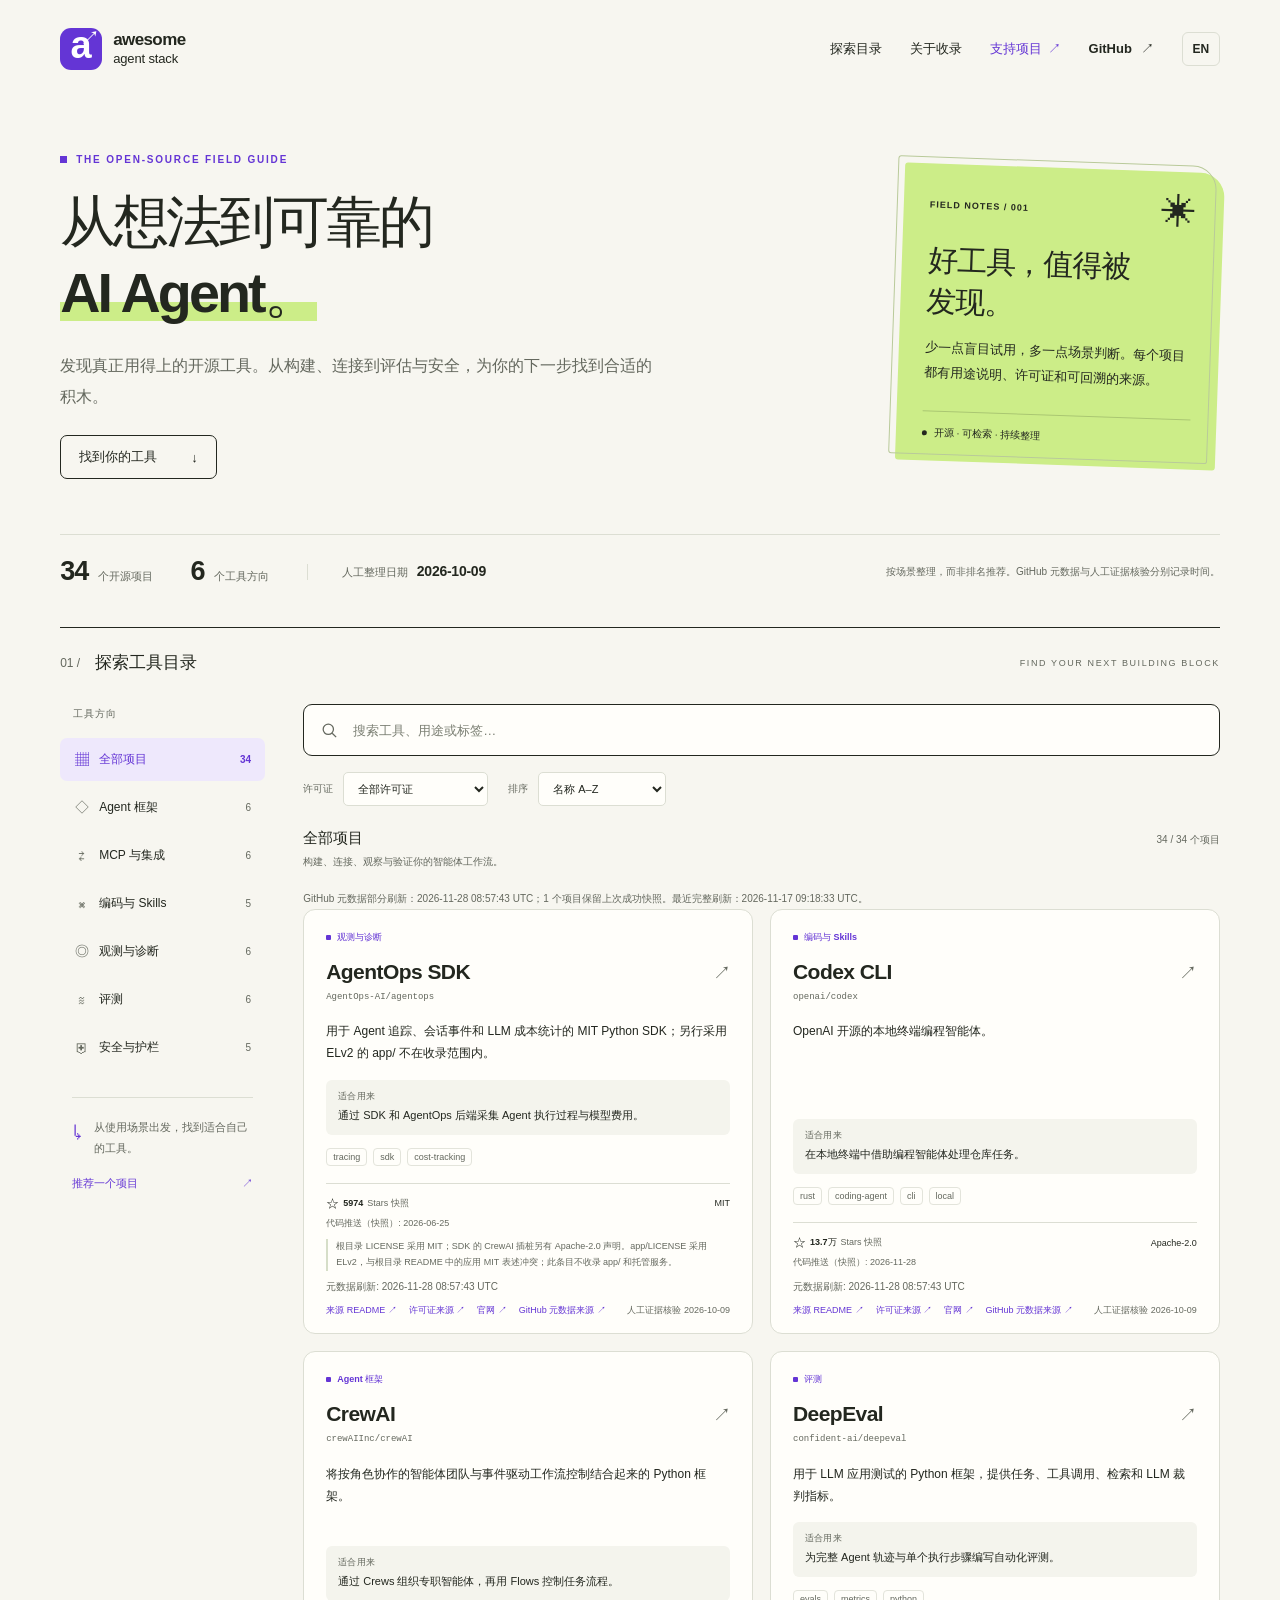
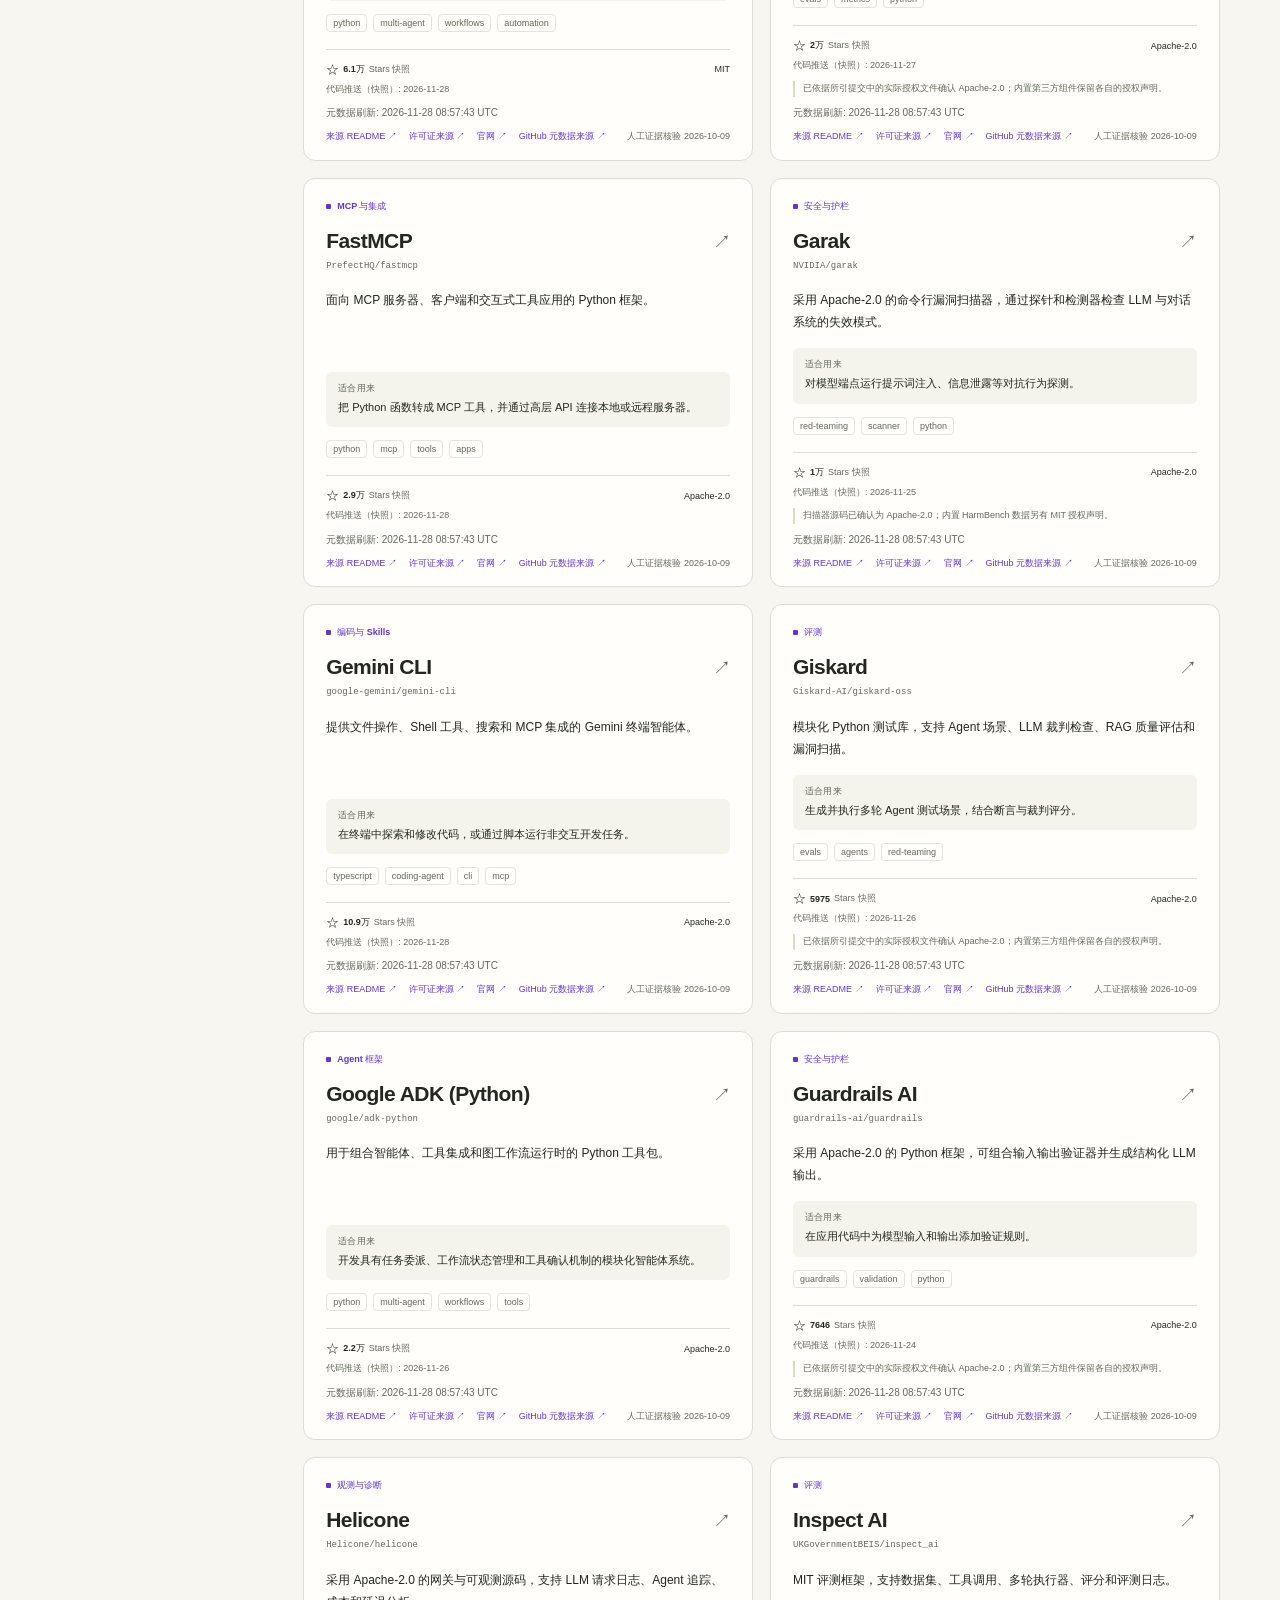
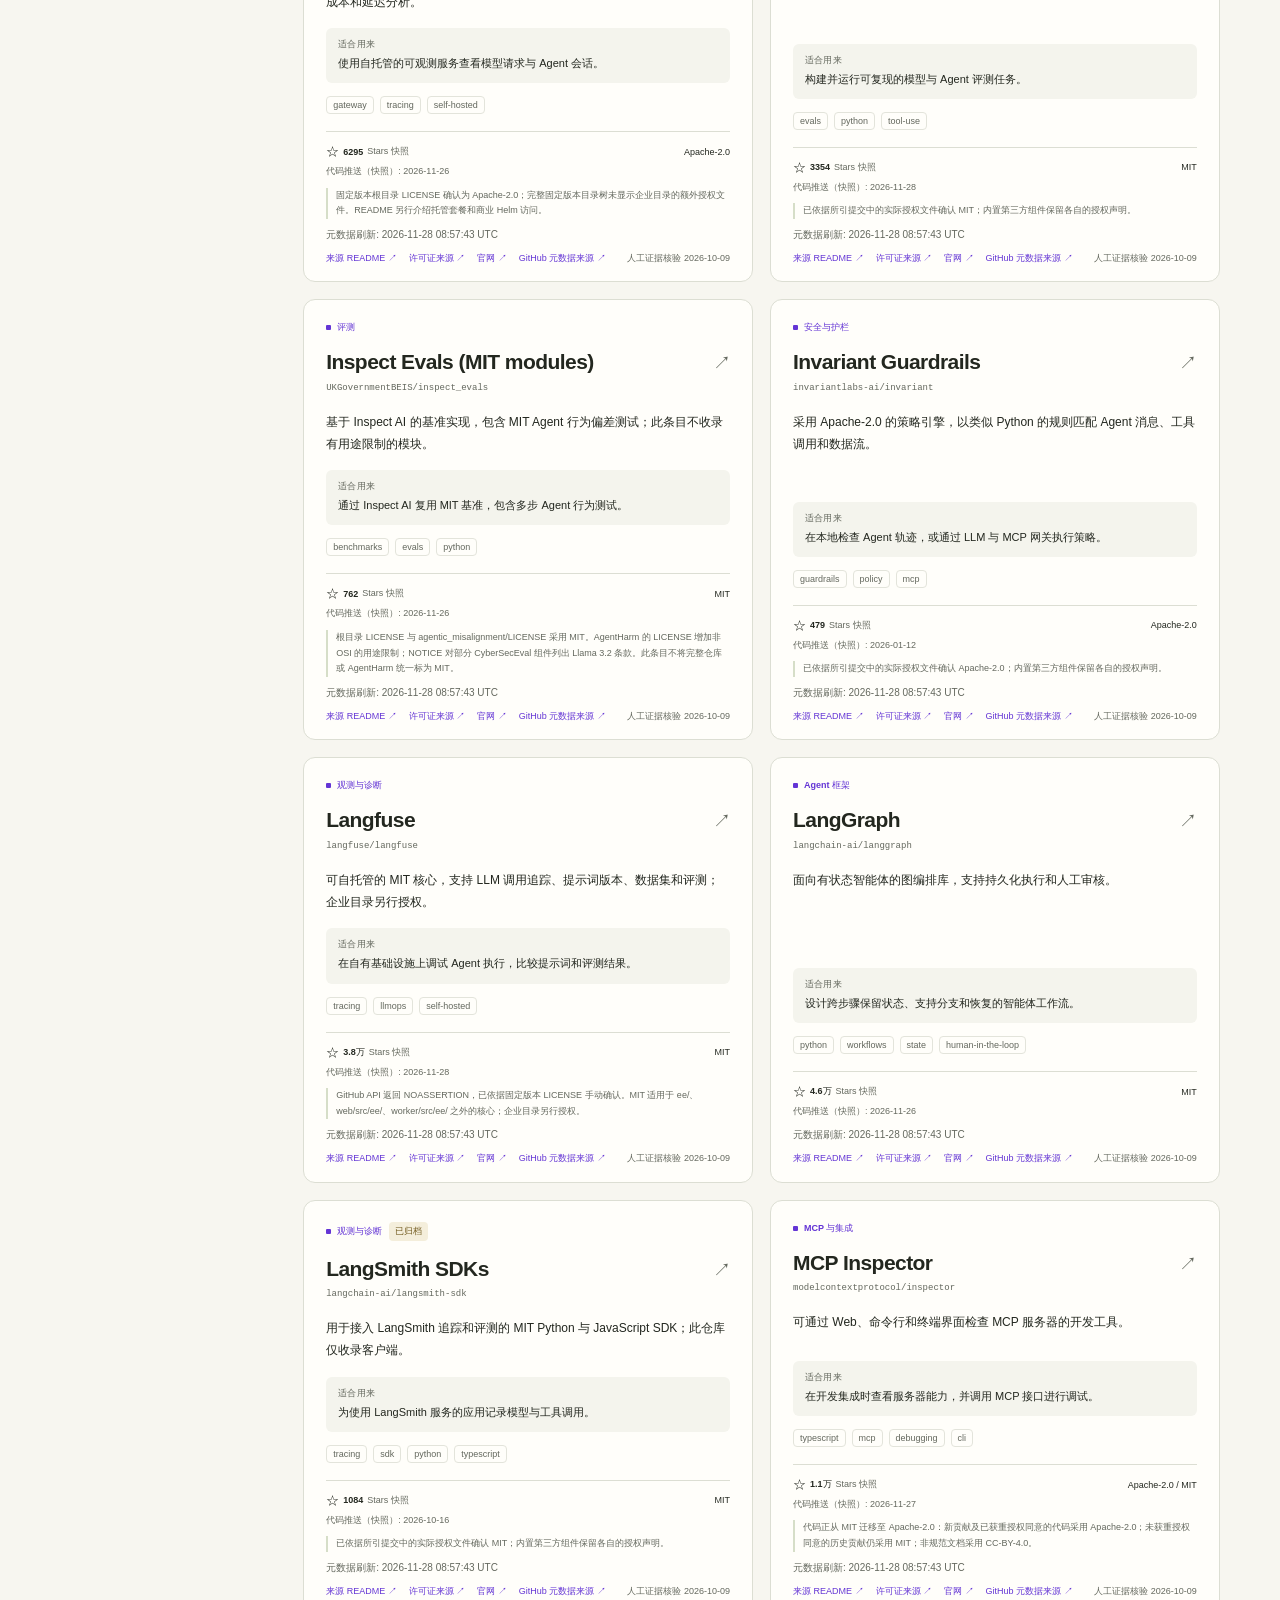
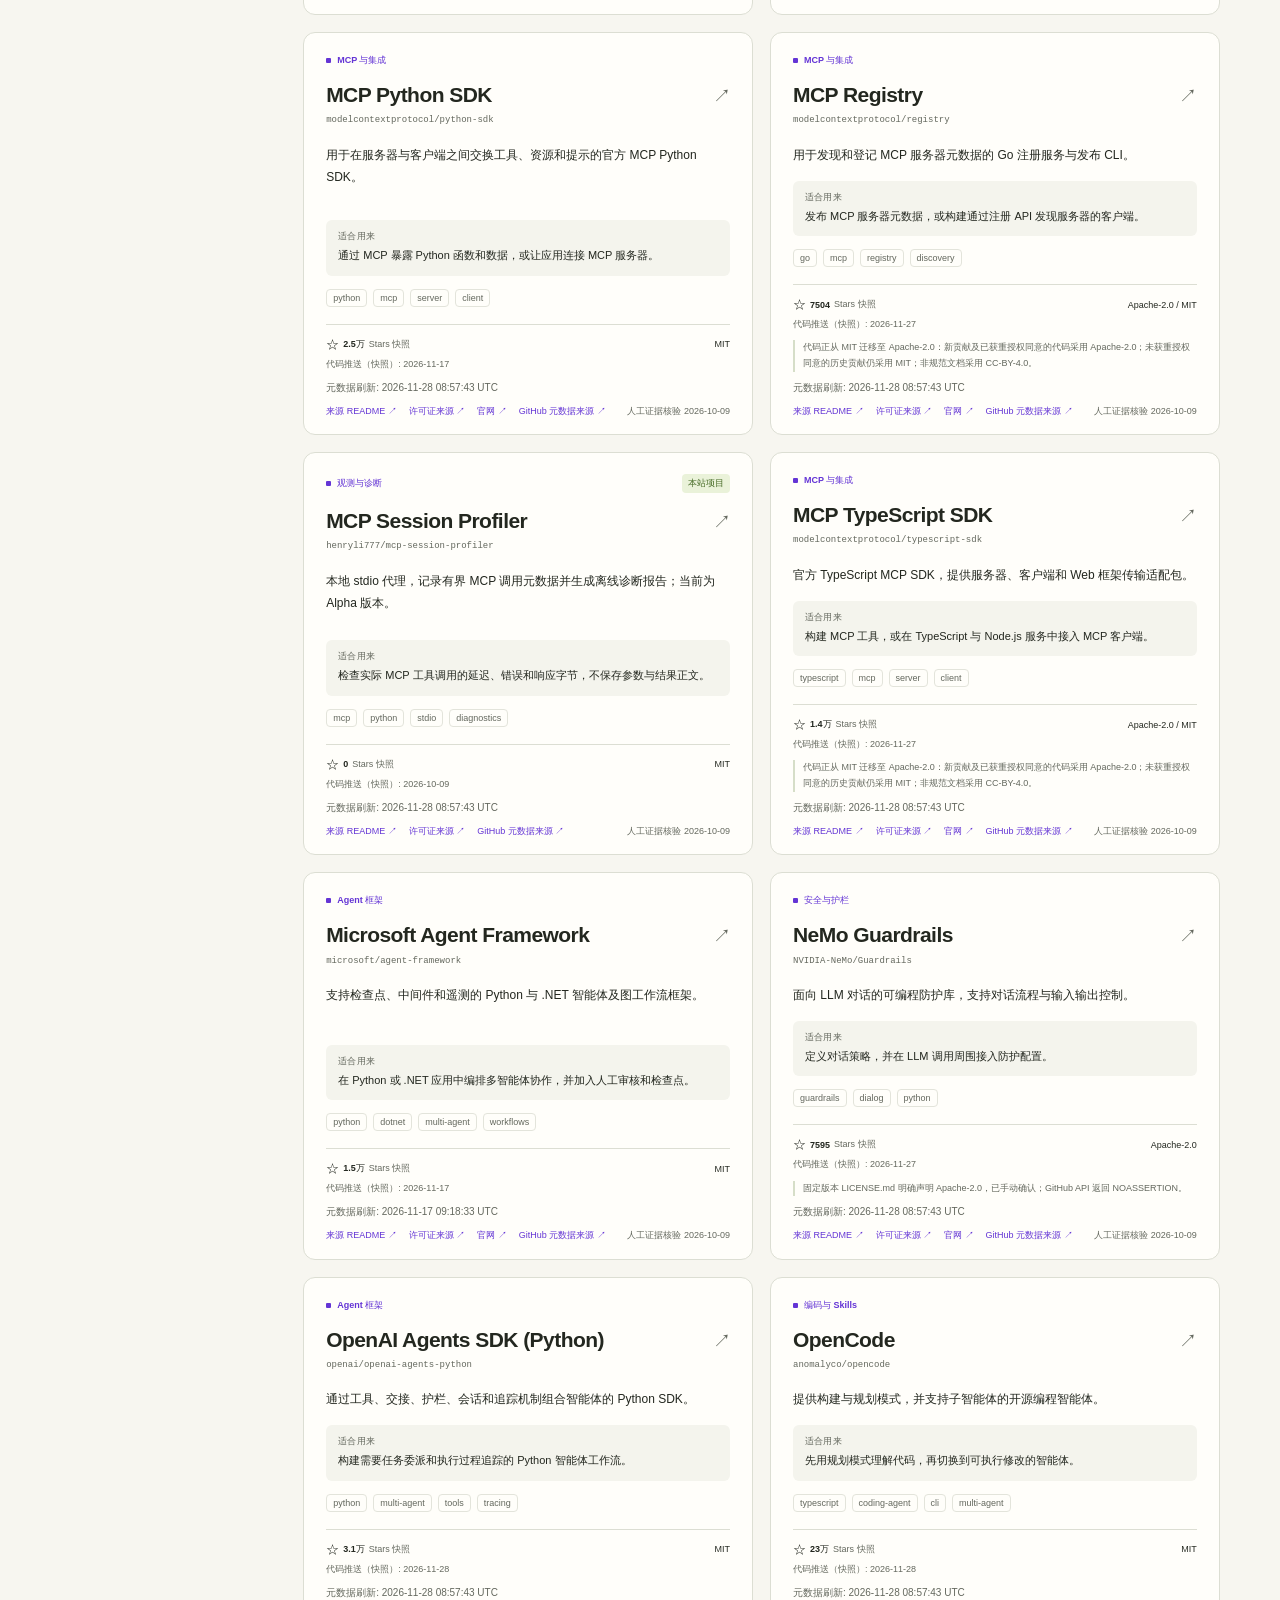
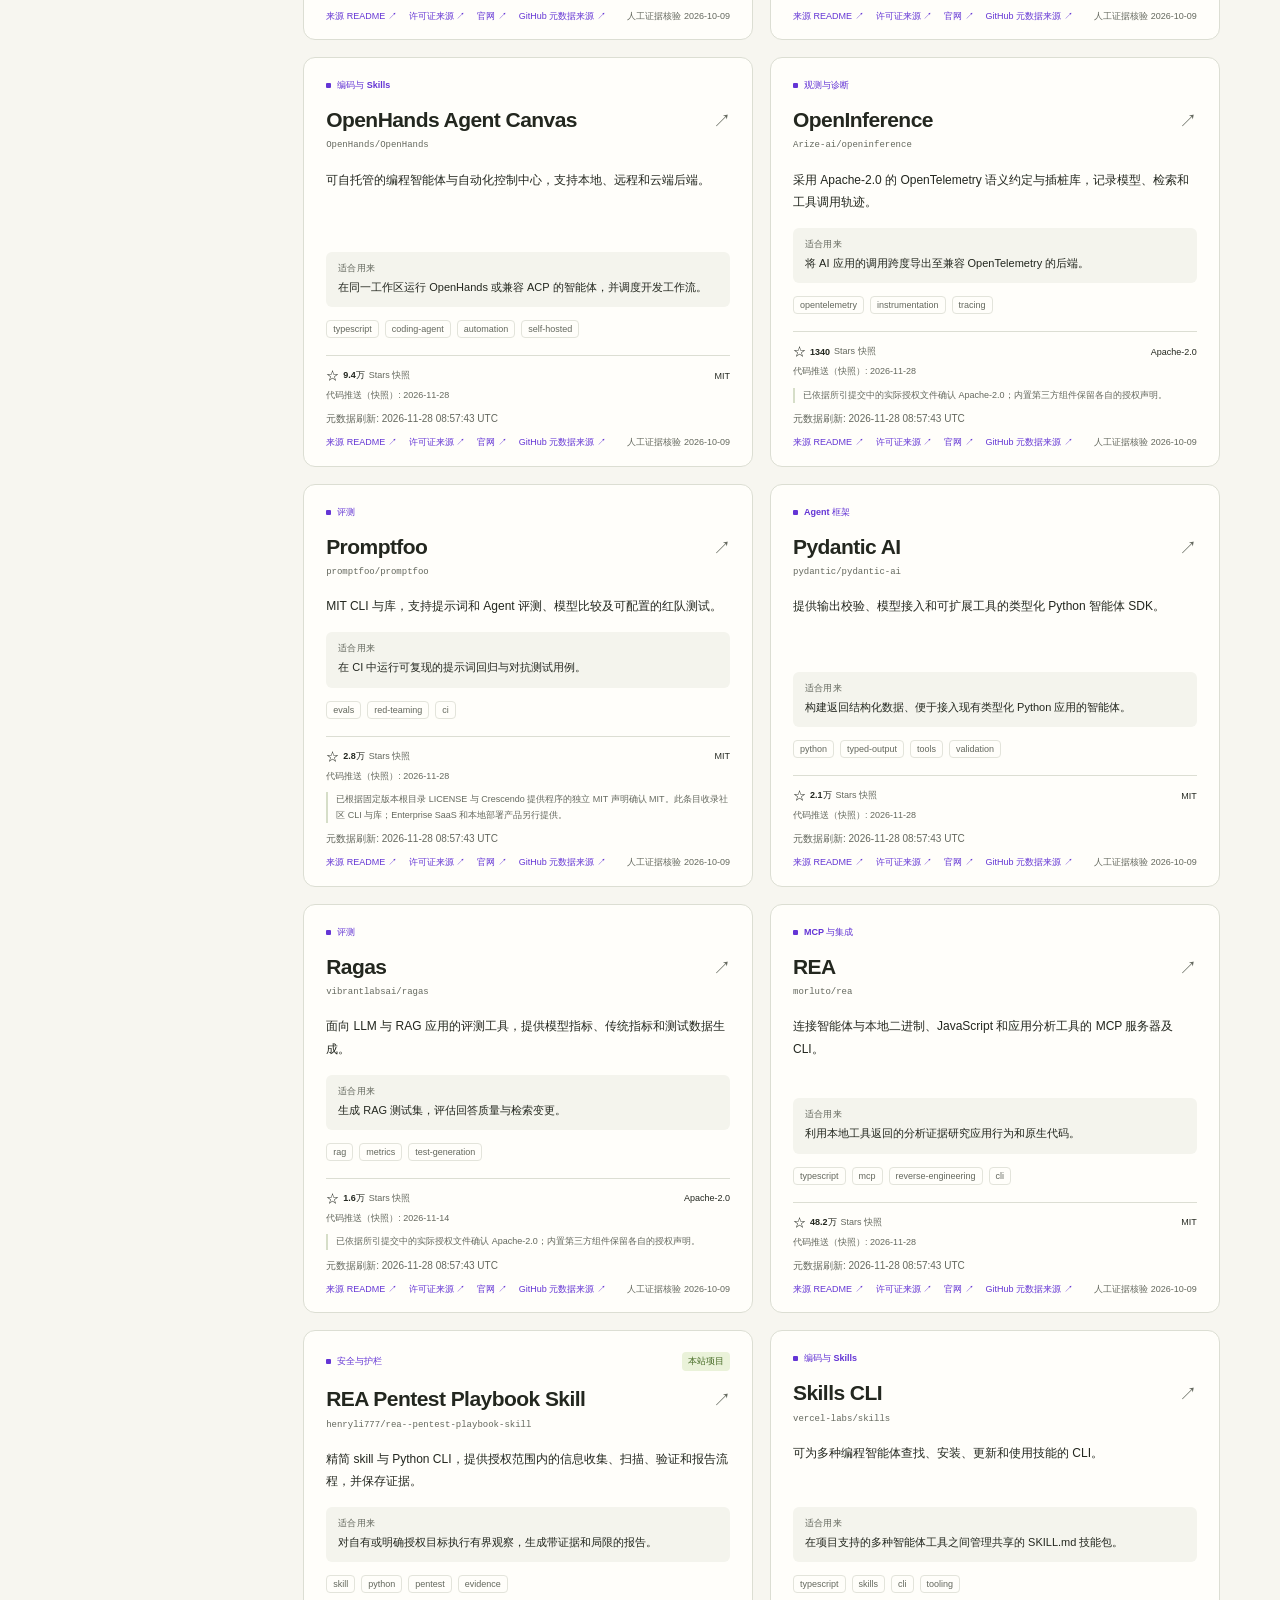
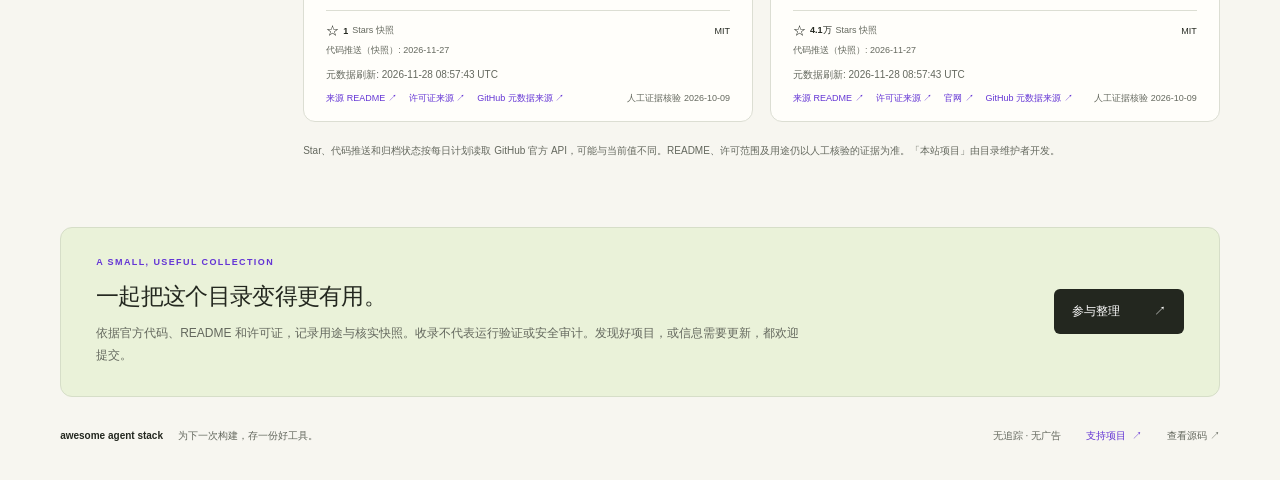
<file: site/index.html>
<!doctype html>
<html lang="zh-CN">
  <head>
    <meta charset="utf-8">
  <meta name="viewport" content="width=device-width, initial-scale=1">
  <link rel="icon" type="image/svg+xml" href="./favicon.svg">
    <meta name="description" content="A curated, bilingual directory of open-source tools for AI agents, MCP, coding, evaluation, observability, and security.">
    <meta name="theme-color" content="#f7f6f0">
    <title>Awesome Agent Stack · 开源智能体工具目录</title>
    <link rel="stylesheet" href="./style.css">
    <script type="module" src="./app.js"></script>
  </head>
  <body>
    <a class="skip-link" href="#catalog" data-i18n="skip">跳到工具目录</a>
    <header class="site-header shell">
      <a class="brand" href="./" aria-label="Awesome Agent Stack">
        <span class="brand-mark" aria-hidden="true">a<span>↗</span></span>
        <span class="brand-name">awesome<span>agent stack</span></span>
      </a>
      <nav class="header-nav" aria-label="主导航" id="main-nav">
        <a href="#catalog" class="nav-catalog" data-i18n="navCatalog">探索目录</a>
        <a href="#about" class="nav-about" data-i18n="navAbout">关于收录</a>
        <a class="support-link" id="header-support" href="https://support.coinexo.top/" target="_blank" rel="noopener noreferrer"><span>支持项目</span><span aria-hidden="true">↗</span></a>
        <a class="repo-link" id="header-repo" href="https://github.com/henryli777/awesome-agent-stack"><span>GitHub</span><span aria-hidden="true">↗</span></a>
        <button class="language-button" id="language-toggle" type="button" aria-label="Switch to English">EN</button>
      </nav>
    </header>

    <main id="main-content">
      <section class="hero shell" aria-labelledby="hero-title">
        <div class="hero-copy">
          <p class="eyebrow"><span class="tiny-square" aria-hidden="true"></span> THE OPEN-SOURCE FIELD GUIDE</p>
          <h1 id="hero-title"><span data-i18n="heroLine1">从想法到可靠的</span><br><span class="hero-highlight" data-i18n="heroLine2">AI Agent。</span></h1>
          <p class="hero-description" data-i18n="heroDescription">发现真正用得上的开源工具。从构建、连接到评估与安全，为你的下一步找到合适的积木。</p>
          <a href="#catalog" class="hero-cta"><span data-i18n="heroCta">找到你的工具</span><span aria-hidden="true">↓</span></a>
        </div>
        <aside class="field-note" aria-labelledby="field-note-title">
          <div class="note-top"><span>FIELD NOTES / 001</span><span class="note-symbol" aria-hidden="true">✳</span></div>
          <h2 id="field-note-title" data-i18n="noteTitle">好工具，<br>值得被发现。</h2>
          <p data-i18n="noteDescription">少一点盲目试用，多一点场景判断。每个项目都有用途说明、许可证和可回溯的来源。</p>
          <div class="note-bottom"><span class="note-dot" aria-hidden="true"></span><span data-i18n="noteBottom">开源 · 可检索 · 持续整理</span></div>
        </aside>
        <div class="hero-stats">
          <div class="hero-stat"><strong id="project-total">—</strong><span data-i18n="statProjects">个开源项目</span></div>
          <div class="hero-stat"><strong id="category-total">6</strong><span data-i18n="statCategories">个工具方向</span></div>
          <div class="hero-stat stat-date"><span data-i18n="statSnapshot">人工整理日期</span><strong id="snapshot-date">2026-10-09</strong></div>
          <p class="stats-note" data-i18n="statsNote">按场景整理，而非排名推荐。<br>GitHub 元数据与人工证据核验分别记录时间。</p>
        </div>
      </section>

      <section id="catalog" class="catalog-section shell" aria-labelledby="catalog-title">
        <div class="section-heading"><h2 id="catalog-title"><span class="section-number" aria-hidden="true">01 /</span><span data-i18n="catalogTitle">探索工具目录</span></h2><span class="section-kicker">FIND YOUR NEXT BUILDING BLOCK</span></div>
        <div class="catalog-layout">
          <aside class="catalog-sidebar" aria-labelledby="category-title">
            <h3 id="category-title" data-i18n="categoriesTitle">工具方向</h3>
            <div id="category-list" class="category-list" role="group" aria-labelledby="category-title"></div>
            <div class="sidebar-note"><span aria-hidden="true">↳</span><p data-i18n="sidebarNote">从使用场景出发，<br>找到适合自己的工具。</p></div>
            <a class="submit-link" id="sidebar-contribute" href="https://github.com/henryli777/awesome-agent-stack/issues/new?template=submit-project.yml"><span data-i18n="submit">推荐一个项目</span><span aria-hidden="true">↗</span></a>
          </aside>
          <div class="catalog-main">
            <div class="search-box">
              <svg viewBox="0 0 24 24" aria-hidden="true"><circle cx="10.5" cy="10.5" r="6.5"></circle><path d="m15.4 15.4 5 5"></path></svg>
              <label class="visually-hidden" for="search-input" data-i18n="searchLabel">搜索名称、用途、标签或仓库</label>
              <input id="search-input" type="search" maxlength="300" autocomplete="off" spellcheck="false" placeholder="搜索工具、用途或标签…" disabled>
              <button class="clear-search" id="clear-search" type="button" aria-label="清空搜索" hidden>×</button>
            </div>
            <div class="filter-bar">
              <div class="select-control"><label for="license-filter" data-i18n="licenseLabel">许可证</label><select id="license-filter" disabled><option value="all">全部许可证</option></select></div>
              <div class="select-control sort-control"><label for="sort-select" data-i18n="sortLabel">排序</label><select id="sort-select" disabled><option value="az">名称 A–Z</option><option value="stars">Star 快照最多</option><option value="updated">最近代码推送</option></select></div>
              <button class="reset-filters" id="reset-filters" type="button" hidden data-i18n="reset">重置筛选</button>
            </div>
            <div class="results-heading"><div><h3 id="results-title" data-i18n="allProjects">全部项目</h3><p id="category-description" data-i18n="allDescription">构建、连接、观察与验证你的智能体工作流。</p></div><p id="result-count" role="status" aria-live="polite" aria-atomic="true" data-i18n="loading">正在加载目录…</p></div>
            <p id="metadata-status" class="catalog-footnote" role="status" aria-live="polite"></p>
            <div id="status-panel" class="status-panel" role="status">
              <span class="loading-mark" aria-hidden="true"></span>
              <h4 id="status-title" data-i18n="loading">正在加载目录…</h4>
              <p id="status-description" data-i18n="loadingDescription">正在准备工具和来源信息。</p>
              <div class="status-actions" id="status-actions" hidden>
                <button type="button" class="button-primary" id="retry-button" data-i18n="retry">重新加载</button>
                <a id="fallback-readme" href="https://github.com/henryli777/awesome-agent-stack#readme" data-i18n="readmeFallback">查看 GitHub 目录 ↗</a>
              </div>
              <button type="button" class="button-primary" id="empty-reset" hidden data-i18n="emptyReset">清空搜索与筛选</button>
            </div>
            <div id="project-grid" class="project-grid" aria-label="开源项目列表" hidden></div>
            <p class="catalog-footnote" id="catalog-footnote" hidden data-i18n="catalogFootnote">GitHub 元数据按每日计划刷新；README、许可范围及用途保留人工核验证据。「本站项目」由目录维护者开发。</p>
          </div>
        </div>
      </section>

      <section id="about" class="about-section shell" aria-labelledby="about-title">
        <div class="about-panel"><div><p class="eyebrow">A SMALL, USEFUL COLLECTION</p><h2 id="about-title" data-i18n="aboutTitle">一起把这个目录变得更有用。</h2><p data-i18n="aboutDescription">以公开仓库和 README 为依据，记录许可证、实际用途与最近代码推送。发现好项目，或信息需要更新，都欢迎提交。</p></div><a class="about-cta" id="about-contribute" href="https://github.com/henryli777/awesome-agent-stack/issues/new?template=submit-project.yml"><span data-i18n="aboutCta">参与整理</span><span aria-hidden="true">↗</span></a></div>
      </section>
    </main>

    <footer class="site-footer shell"><p><strong>awesome agent stack</strong><span data-i18n="footerTagline">为下一次构建，存一份好工具。</span></p><div><span data-i18n="footerPrivacy">无追踪 · 无广告</span><a class="support-link" id="footer-support" href="https://support.coinexo.top/" target="_blank" rel="noopener noreferrer"><span>支持项目</span><span aria-hidden="true">↗</span></a><a id="footer-repo" href="https://github.com/henryli777/awesome-agent-stack" data-i18n="footerSource">查看源码 ↗</a></div></footer>
    <noscript><p class="noscript-note">此目录需要 JavaScript 来搜索和筛选。<a href="https://github.com/henryli777/awesome-agent-stack#readme">在 GitHub 阅读完整目录 / Read the catalogue on GitHub</a>。</p></noscript>
  </body>
</html>
</file>
<file: site/style.css>
@charset "UTF-8";

:root {
  --paper: #f7f6f0;
  --surface: #fffefa;
  --ink: #23271f;
  --muted: #64685e;
  --line: #dcded3;
  --purple: #6435d5;
  --purple-light: #eee8fc;
  --green: #cced88;
  --green-light: #eaf2d9;
  --radius: 12px;
  --header-offset: 122px;
  color-scheme: light;
  font-family: -apple-system, BlinkMacSystemFont, "Segoe UI", "PingFang SC", "Microsoft YaHei", sans-serif;
  background: var(--paper);
  color: var(--ink);
  font-synthesis: none;
  scroll-behavior: smooth;
}

* { box-sizing: border-box; }
body { margin: 0; }
a { color: inherit; text-decoration: none; }
button, input, select { font: inherit; color: inherit; }
button, select { cursor: pointer; }
button { border: 0; }
button:disabled, select:disabled, input:disabled { cursor: wait; opacity: .55; }
button, a, input, select { -webkit-tap-highlight-color: transparent; }
:focus-visible { outline: 3px solid var(--purple); outline-offset: 4px; }
[hidden] { display: none !important; }
.shell { width: 100%; max-width: 1480px; margin-inline: auto; padding-inline: clamp(22px, 4.7vw, 72px); }
.visually-hidden { position: absolute; width: 1px; height: 1px; padding: 0; margin: -1px; overflow: hidden; clip: rect(0, 0, 0, 0); white-space: nowrap; border: 0; }
.skip-link { position: fixed; top: 12px; left: 12px; z-index: 10; padding: 12px 18px; background: var(--ink); color: #fff; border-radius: 6px; transform: translateY(-160%); }
.skip-link:focus { transform: translateY(0); }

.site-header { min-height: 97px; padding-block: 18px; display: flex; align-items: center; justify-content: space-between; gap: 24px; position: sticky; top: 0; z-index: 5; background: var(--paper); }
.brand { display: inline-flex; align-items: center; gap: 11px; flex-shrink: 0; }
.brand-mark { width: 42px; height: 42px; display: flex; align-items: center; justify-content: center; position: relative; background: var(--purple); border-radius: 11px; color: #fff; font-size: 38px; font-weight: 750; line-height: 1; padding-bottom: 8px; }
.brand-mark span { position: absolute; font-size: 20px; top: 0; right: 2px; font-weight: 550; }
.brand-name { font-size: 17px; line-height: 1.15; font-weight: 750; letter-spacing: -.6px; }
.brand-name > span { display: block; font-weight: 500; font-size: 13px; letter-spacing: -.15px; margin-top: 3px; }
.header-nav { display: flex; align-items: center; justify-content: flex-end; flex-wrap: wrap; gap: 12px 28px; font-size: 13px; font-weight: 550; }
.header-nav a:hover, .site-footer a:hover { color: var(--purple); }
.repo-link { display: inline-flex; gap: 9px; align-items: center; }
.support-link { display: inline-flex; gap: 6px; align-items: center; flex-shrink: 0; white-space: nowrap; color: var(--purple); }
.language-button { min-width: 38px; min-height: 34px; padding: 6px 9px; border: 1px solid var(--line); border-radius: 6px; background: transparent; font-size: 12px; font-weight: 650; }
.language-button:hover { border-color: var(--purple); color: var(--purple); }

.hero { display: grid; grid-template-columns: minmax(0, 1fr) 320px; column-gap: 10%; padding-top: 57px; padding-bottom: 42px; }
.eyebrow { display: flex; align-items: center; gap: 9px; color: var(--purple); font-size: 10px; font-weight: 700; letter-spacing: 1.8px; margin: 0 0 22px; }
.tiny-square { height: 7px; width: 7px; background: var(--purple); }
h1 { margin: 0; font-size: clamp(42px, 4.35vw, 66px); line-height: 1.27; font-weight: 750; letter-spacing: -2.9px; }
.hero-highlight { position: relative; display: inline; background: linear-gradient(transparent 65%, var(--green) 65%, var(--green) 95%, transparent 95%); }
.hero-description { max-width: 600px; margin: 23px 0 23px; color: var(--muted); font-size: 16px; line-height: 1.9; }
.hero-cta { display: inline-flex; align-items: center; justify-content: space-between; gap: 34px; border: 1px solid var(--ink); border-radius: 7px; padding: 12px 18px; font-size: 13px; font-weight: 650; transition: background-color .15s; }
.hero-cta:hover { background: var(--green); }
.field-note { align-self: center; background: var(--green); padding: 23px 26px 21px; border-radius: 3px 24px 3px 3px; transform: rotate(2deg); position: relative; }
.field-note::before { content: ""; position: absolute; inset: -7px 8px 6px -7px; border: 1px solid #b9ca9a; border-radius: 3px 24px 3px 3px; z-index: -1; }
.note-top { display: flex; justify-content: space-between; align-items: center; font-size: 9px; font-weight: 650; letter-spacing: 1px; }
.note-symbol { font-size: 35px; line-height: 1; font-weight: 400; }
.field-note h2 { font-size: 30px; font-weight: 650; line-height: 1.35; margin: 19px 0 14px; letter-spacing: -1px; max-width: 230px; }
.field-note p { font-size: 13px; line-height: 1.9; margin: 0; }
.note-bottom { display: flex; align-items: center; gap: 7px; margin-top: 26px; padding-top: 14px; border-top: 1px solid #aac772; font-size: 10px; }
.note-dot { width: 5px; height: 5px; border-radius: 50%; background: var(--ink); }
.hero-stats { grid-column: 1 / -1; display: flex; gap: 38px; align-items: center; margin-top: 55px; padding-top: 23px; border-top: 1px solid var(--line); }
.hero-stat { display: flex; gap: 9px; align-items: baseline; white-space: nowrap; }
.hero-stat strong { font-size: 27px; font-weight: 650; line-height: 1; letter-spacing: -.8px; }
.hero-stat span { font-size: 11px; color: var(--muted); }
.stat-date { border-left: 1px solid var(--line); padding-left: 34px; }
.stat-date strong { font-size: 14px; letter-spacing: -.25px; }
.stats-note { color: var(--muted); font-size: 10px; line-height: 1.7; margin: 0 0 0 auto; }

.catalog-section { scroll-margin-top: var(--header-offset); }
.section-heading { border-top: 1px solid var(--ink); display: flex; align-items: center; justify-content: space-between; gap: 15px; padding-block: 23px 30px; }
.section-heading h2 { display: flex; align-items: center; gap: 15px; font-size: 17px; font-weight: 650; margin: 0; }
.section-number { font-size: 12px; font-weight: 400; color: var(--muted); }
.section-kicker { color: var(--muted); font-size: 9px; letter-spacing: 1.6px; }
.catalog-layout { display: grid; grid-template-columns: 205px minmax(0, 1fr); gap: 38px; align-items: start; }
.catalog-sidebar { position: sticky; top: var(--header-offset); padding-top: 3px; }
.catalog-sidebar h3 { font-size: 10px; letter-spacing: 1.1px; font-weight: 600; color: var(--muted); margin: 0 0 17px 13px; }
.category-list { display: flex; flex-direction: column; gap: 5px; }
.category-button { display: flex; align-items: center; gap: 10px; justify-content: space-between; min-height: 43px; padding: 10px 13px; border: 1px solid transparent; border-radius: 7px; background: transparent; font-size: 12px; text-align: start; }
.category-button .category-label { flex: 1; }
.category-icon { display: inline-flex; width: 15px; height: 16px; justify-content: center; align-items: center; font-size: 14px; font-weight: 500; color: var(--muted); }
.category-count { font-size: 10px; color: var(--muted); font-variant-numeric: tabular-nums; }
.category-button[aria-pressed="true"] { background: var(--purple-light); color: var(--purple); font-weight: 600; }
.category-button[aria-pressed="true"] .category-icon, .category-button[aria-pressed="true"] .category-count { color: var(--purple); }
.category-button:hover { border-color: #d8ccee; }
.sidebar-note { display: flex; gap: 12px; color: var(--muted); border-top: 1px solid var(--line); margin: 28px 12px 18px; padding-top: 19px; font-size: 11px; line-height: 1.85; }
.sidebar-note > span { color: var(--purple); font-size: 20px; }
.sidebar-note p { margin: 0; }
.submit-link { display: flex; justify-content: space-between; align-items: center; margin-inline: 12px; color: var(--purple); font-size: 11px; font-weight: 650; }
.submit-link:hover { text-decoration: underline; text-underline-offset: 4px; }
.catalog-main { min-width: 0; }
.search-box { display: flex; align-items: center; gap: 12px; height: 52px; padding-inline: 16px 12px; border: 1px solid var(--ink); border-radius: 9px; background: var(--surface); }
.search-box:focus-within { outline: 2px solid var(--purple); outline-offset: 2px; }
.search-box svg { flex-shrink: 0; width: 19px; height: 19px; stroke: var(--muted); fill: none; stroke-width: 1.6; }
.search-box input { width: 100%; min-width: 0; height: 100%; border: 0; outline: 0; font-size: 13px; background: transparent; }
.search-box input:focus-visible { outline: 0; }
.search-box input::placeholder { color: #7b7f73; }
.search-box input::-webkit-search-cancel-button { display: none; }
.search-shortcut { display: inline-flex; align-items: center; justify-content: center; flex-shrink: 0; width: 25px; height: 25px; background: var(--paper); border: 1px solid var(--line); border-radius: 4px; color: var(--muted); font-family: inherit; font-size: 12px; }
.clear-search { background: var(--paper); font-size: 21px; line-height: 1; width: 29px; height: 29px; border-radius: 5px; flex-shrink: 0; }
.filter-bar { display: flex; align-items: center; flex-wrap: wrap; gap: 13px 20px; padding: 16px 0 20px; }
.select-control { display: flex; align-items: center; gap: 10px; min-width: 0; }
.select-control label { font-size: 10px; color: var(--muted); white-space: nowrap; }
.select-control select { max-width: 230px; min-height: 34px; padding: 6px 28px 6px 10px; font-size: 11px; background-color: var(--surface); border: 1px solid var(--line); border-radius: 5px; }
.reset-filters { font-size: 10px; color: var(--purple); margin-left: auto; padding: 8px 0 8px 8px; background: transparent; }
.reset-filters:hover { text-decoration: underline; text-underline-offset: 3px; }
.results-heading { display: flex; justify-content: space-between; gap: 18px; align-items: baseline; margin: 3px 0 17px; }
.results-heading h3 { font-size: 15px; font-weight: 650; margin: 0 0 5px; }
.results-heading div > p { margin: 0; font-size: 10px; line-height: 1.7; color: var(--muted); }
.results-heading > p { margin: 0; flex-shrink: 0; white-space: nowrap; font-size: 10px; color: var(--muted); }

.project-grid { display: grid; grid-template-columns: repeat(2, minmax(0, 1fr)); gap: 17px; align-items: stretch; }
.project-card { display: flex; flex-direction: column; min-width: 0; border: 1px solid var(--line); border-radius: var(--radius); padding: 21px 22px 15px; background: var(--surface); transition: border-color .15s; }
.project-card:hover { border-color: #b8a3dd; }
.card-category-row { display: flex; flex-wrap: wrap; align-items: center; gap: 7px; font-size: 9px; margin-bottom: 15px; }
.card-category { display: inline-flex; gap: 6px; align-items: center; color: var(--purple); font-weight: 550; }
.card-category::before { content: ""; width: 5px; height: 5px; background: var(--purple); border-radius: 1px; }
.curator-label { margin-left: auto; color: #446923; background: var(--green-light); padding: 3px 6px; border-radius: 4px; font-weight: 600; }
.state-label { color: #745d22; background: #f4eedb; border-radius: 4px; padding: 3px 6px; }
.card-title { display: flex; justify-content: space-between; gap: 12px; align-items: baseline; font-size: 21px; line-height: 1.25; margin: 0 0 5px; font-weight: 650; letter-spacing: -.55px; }
.card-title a { overflow-wrap: anywhere; }
.card-title a:hover { color: var(--purple); text-decoration: underline; text-underline-offset: 4px; }
.card-arrow { font-size: 18px; flex-shrink: 0; color: var(--muted); }
.card-repo { color: var(--muted); font-family: ui-monospace, SFMono-Regular, Menlo, Consolas, monospace; font-size: 9px; line-height: 1.7; margin: 0; overflow-wrap: anywhere; }
.card-description { font-size: 12px; line-height: 1.85; margin: 15px 0; overflow-wrap: anywhere; }
.card-use-case { background: #f4f4ed; border-radius: 6px; padding: 10px 12px; margin: auto 0 13px; }
.card-use-case strong { font-size: 9px; letter-spacing: .2px; font-weight: 600; color: var(--muted); display: block; margin-bottom: 3px; }
.card-use-case p { font-size: 11px; line-height: 1.75; margin: 0; overflow-wrap: anywhere; }
.card-tags { display: flex; flex-wrap: wrap; gap: 6px; margin-bottom: 17px; }
.card-tag { font-size: 9px; color: var(--muted); border: 1px solid #e3e4db; border-radius: 4px; padding: 3px 6px; overflow-wrap: anywhere; max-width: 100%; }
.card-meta { display: flex; flex-wrap: wrap; gap: 6px 14px; align-items: center; font-size: 9px; color: var(--muted); padding-top: 13px; border-top: 1px solid var(--line); }
.star-meta { display: inline-flex; gap: 4px; align-items: center; }
.star-meta .star-icon { font-size: 13px; color: var(--ink); line-height: 1; }
.star-meta strong { color: var(--ink); font-weight: 600; font-variant-numeric: tabular-nums; }
.card-license { margin-left: auto; color: var(--ink); overflow-wrap: anywhere; }
.push-date { flex-basis: 100%; line-height: 1.7; }
.card-source { display: flex; justify-content: space-between; flex-wrap: wrap; gap: 6px 10px; font-size: 9px; color: var(--muted); margin-top: 9px; line-height: 1.7; }
.card-source a { color: var(--purple); }
.card-source a:hover { text-decoration: underline; text-underline-offset: 3px; }
.card-source-links { display: flex; flex-wrap: wrap; gap: 12px; }
.card-metadata-date { font-size: 10px; color: var(--muted); margin: 9px 0 0; overflow-wrap: anywhere; }
.card-license-note { margin-top: 8px; padding-left: 8px; border-left: 2px solid #d6dec8; }
.card-license-note p { color: var(--muted); font-size: 9px; line-height: 1.75; margin: 0; overflow-wrap: anywhere; }
.catalog-footnote { font-size: 10px; color: var(--muted); line-height: 1.85; margin: 20px 0 0; }
.status-panel { display: flex; flex-direction: column; align-items: center; text-align: center; padding: 52px 24px; min-height: 255px; background: var(--surface); border: 1px dashed #cacdc0; border-radius: var(--radius); }
.status-panel h4 { font-size: 16px; font-weight: 600; margin: 16px 0 7px; }
.status-panel p { max-width: 400px; margin: 0 0 16px; color: var(--muted); font-size: 12px; line-height: 1.8; }
.loading-mark { width: 22px; height: 22px; border: 2px solid var(--purple-light); border-top-color: var(--purple); border-radius: 50%; animation: spin 1s linear infinite; }
.status-panel[data-state="error"] .loading-mark, .status-panel[data-state="empty"] .loading-mark { animation: none; border: 0; height: auto; width: auto; color: var(--purple); font-size: 27px; }
.status-panel[data-state="error"] .loading-mark::after { content: "↻"; }
.status-panel[data-state="empty"] .loading-mark::after { content: "⌕"; }
.status-actions { display: flex; flex-wrap: wrap; gap: 14px 20px; align-items: center; justify-content: center; font-size: 12px; }
.status-actions a { color: var(--purple); text-decoration: underline; text-underline-offset: 4px; }
.button-primary { background: var(--purple); color: #fff; border-radius: 6px; padding: 11px 16px; font-size: 12px; font-weight: 600; }
.button-primary:hover { background: #4e23b7; }

.about-section { margin-top: 66px; scroll-margin-top: var(--header-offset); }
.about-panel { display: flex; align-items: center; justify-content: space-between; gap: 38px; border: 1px solid #d6dec8; background: var(--green-light); padding: 29px 35px; border-radius: var(--radius); }
.about-panel .eyebrow { font-size: 9px; margin-bottom: 14px; letter-spacing: 1.4px; }
.about-panel h2 { font-size: 23px; font-weight: 600; letter-spacing: -.7px; margin: 0 0 10px; }
.about-panel p:not(.eyebrow) { margin: 0; font-size: 12px; line-height: 1.9; max-width: 710px; color: var(--muted); }
.about-cta { display: flex; gap: 34px; flex-shrink: 0; align-items: center; background: var(--ink); color: #fff; font-size: 12px; font-weight: 600; padding: 14px 18px; border-radius: 6px; }
.about-cta:hover { background: var(--purple); }
.site-footer { display: flex; align-items: center; justify-content: space-between; gap: 20px; padding-block: 30px 35px; font-size: 10px; color: var(--muted); }
.site-footer p { display: flex; gap: 15px; margin: 0; flex-wrap: wrap; line-height: 1.8; }
.site-footer strong { color: var(--ink); font-weight: 600; }
.site-footer > div { display: flex; flex-wrap: wrap; gap: 14px 25px; }
.error-page { min-height: calc(100svh - 230px); padding-block: 64px; }
.error-page h1 { font-size: 40px; line-height: 1.4; letter-spacing: 0; }
.error-page p { color: var(--muted); line-height: 1.8; }
.noscript-note { padding: 20px; text-align: center; line-height: 1.8; }
.noscript-note a { color: var(--purple); text-decoration: underline; }
@keyframes spin { to { transform: rotate(360deg); } }

@media (min-width: 1760px) {
  .shell { max-width: 1700px; }
  .project-grid { grid-template-columns: repeat(3, minmax(0, 1fr)); }
}
@media (max-width: 1100px) {
  .hero { column-gap: 7%; grid-template-columns: minmax(0, 1fr) 275px; }
  .field-note { padding: 21px; }
  .field-note h2 { font-size: 27px; }
  .hero-stats { gap: 24px; }
  .stat-date { padding-left: 22px; }
  .stats-note { max-width: 220px; }
  .catalog-layout { grid-template-columns: 175px minmax(0, 1fr); gap: 24px; }
  .project-card { padding: 19px 17px 14px; }
  .card-title { font-size: 19px; }
  .curator-label { margin-left: 0; }
  .card-license { margin-left: 0; }
}
@media (max-width: 840px) {
  .hero { padding-top: 34px; column-gap: 6%; grid-template-columns: minmax(0, 1fr) 235px; }
  h1 { font-size: 42px; letter-spacing: -2px; }
  .hero-description { font-size: 14px; }
  .field-note { padding: 20px; }
  .field-note h2 { font-size: 24px; }
  .field-note p { font-size: 11px; }
  .note-bottom { font-size: 9px; }
  .hero-stats { flex-wrap: wrap; gap: 20px 28px; margin-top: 37px; }
  .stats-note { max-width: none; margin-left: 0; flex-basis: 100%; }
  .stats-note br { display: none; }
  .catalog-layout { grid-template-columns: 155px minmax(0, 1fr); gap: 20px; }
  .category-button { padding-inline: 9px; gap: 7px; font-size: 11px; }
  .project-grid { grid-template-columns: minmax(0, 1fr); }
  .card-category-row { margin-bottom: 12px; }
  .card-title { font-size: 22px; }
  .card-description { font-size: 13px; }
  .card-use-case p { font-size: 12px; }
  .card-license { margin-left: auto; }
  .card-meta, .card-source, .card-tag { font-size: 10px; }
  .curator-label { margin-left: auto; }
  .section-kicker { display: none; }
  .select-control { flex-wrap: wrap; gap: 6px; }
  .select-control select { max-width: 200px; }
  .about-panel { padding: 26px; gap: 22px; }
  .about-panel h2 { font-size: 20px; }
  .site-footer { align-items: flex-start; }
}
@media (max-width: 620px) {
  :root { --header-offset: 130px; }
  .shell { padding-inline: 22px; }
  .site-header { min-height: 80px; flex-wrap: wrap; padding-block: 12px; gap: 12px; }
  .brand-mark { width: 35px; height: 35px; font-size: 32px; border-radius: 8px; }
  .brand-mark span { font-size: 16px; top: 0; }
  .brand-name { font-size: 15px; }
  .brand-name > span { font-size: 11px; }
  .header-nav { gap: 14px; font-size: 12px; }
  .nav-catalog, .nav-about { display: none; }
  .repo-link { gap: 4px; }
  .hero { grid-template-columns: minmax(0, 1fr); padding-top: 31px; padding-bottom: 27px; }
  .eyebrow { font-size: 9px; letter-spacing: 1.4px; margin-bottom: 19px; }
  h1 { font-size: clamp(36px, 9.1vw, 49px); letter-spacing: -1.8px; line-height: 1.3; }
  .hero-description { margin-top: 17px; margin-bottom: 20px; font-size: 13px; line-height: 1.9; }
  .hero-cta { font-size: 12px; padding: 11px 15px; }
  .field-note { display: none; }
  .hero-stats { margin-top: 31px; padding-top: 20px; gap: 16px 23px; }
  .hero-stat { gap: 6px; }
  .hero-stat strong { font-size: 24px; }
  .hero-stat span { font-size: 10px; }
  .stat-date { padding-left: 0; border-left: 0; }
  .stat-date strong { font-size: 12px; }
  .stats-note { font-size: 9px; line-height: 1.9; }
  .section-heading { padding-top: 20px; padding-bottom: 21px; }
  .section-heading h2 { font-size: 16px; gap: 11px; }
  .catalog-layout { display: flex; flex-direction: column; gap: 18px; }
  .catalog-sidebar { position: static; width: 100%; padding: 0; }
  .catalog-sidebar h3 { margin: 0 0 11px; font-size: 10px; }
  .category-list { display: grid; grid-template-columns: repeat(2, minmax(0, 1fr)); gap: 7px; }
  .category-button { border-color: var(--line); padding: 9px 10px; background: var(--surface); min-height: 39px; font-size: 11px; }
  .category-button[aria-pressed="true"] { border-color: #ddcef8; }
  .category-button .category-icon { font-size: 12px; width: 13px; }
  .sidebar-note, .submit-link { display: none; }
  .catalog-main { width: 100%; }
  .search-box { height: 48px; padding-inline: 12px; gap: 9px; }
  .search-box input { font-size: 12px; }
  .search-shortcut { display: none; }
  .filter-bar { gap: 10px; align-items: flex-start; padding-block: 14px 18px; }
  .select-control { flex: 1; flex-direction: column; align-items: stretch; gap: 5px; }
  .select-control select { width: 100%; min-width: 0; max-width: none; min-height: 36px; padding-left: 9px; font-size: 10px; }
  .reset-filters { flex-basis: 100%; padding: 3px 0; text-align: right; }
  .results-heading { margin-top: 0; gap: 10px; }
  .results-heading h3 { font-size: 14px; }
  .results-heading div > p { font-size: 9px; max-width: 240px; }
  .results-heading > p { font-size: 9px; }
  .project-grid { gap: 13px; }
  .project-card { padding: 19px 18px 15px; }
  .card-title { font-size: 21px; }
  .card-description { font-size: 12px; margin-block: 12px; }
  .card-use-case p { font-size: 11px; }
  .card-meta, .card-source, .card-tag { font-size: 9px; }
  .card-license { margin-left: auto; }
  .card-source { gap: 6px; }
  .card-repo { font-size: 9px; }
  .catalog-footnote { font-size: 9px; }
  .about-section { margin-top: 38px; }
  .about-panel { align-items: flex-start; flex-direction: column; padding: 23px; gap: 19px; }
  .about-panel h2 { font-size: 19px; line-height: 1.6; }
  .about-panel p:not(.eyebrow) { font-size: 11px; }
  .about-cta { font-size: 11px; padding: 12px 15px; gap: 28px; }
  .site-footer { flex-direction: column; gap: 14px; padding-top: 23px; font-size: 9px; }
  .site-footer p { gap: 5px; flex-direction: column; }
  .site-footer > div { gap: 20px; }
  .error-page { padding-block: 40px; }
  .error-page h1 { font-size: 28px; }
}
@media (max-height: 640px) {
  .catalog-sidebar { position: static; }
}
@media (prefers-reduced-motion: reduce) {
  :root { scroll-behavior: auto; }
  *, *::before, *::after { animation-duration: .001ms !important; transition-duration: .001ms !important; }
}
</file>
